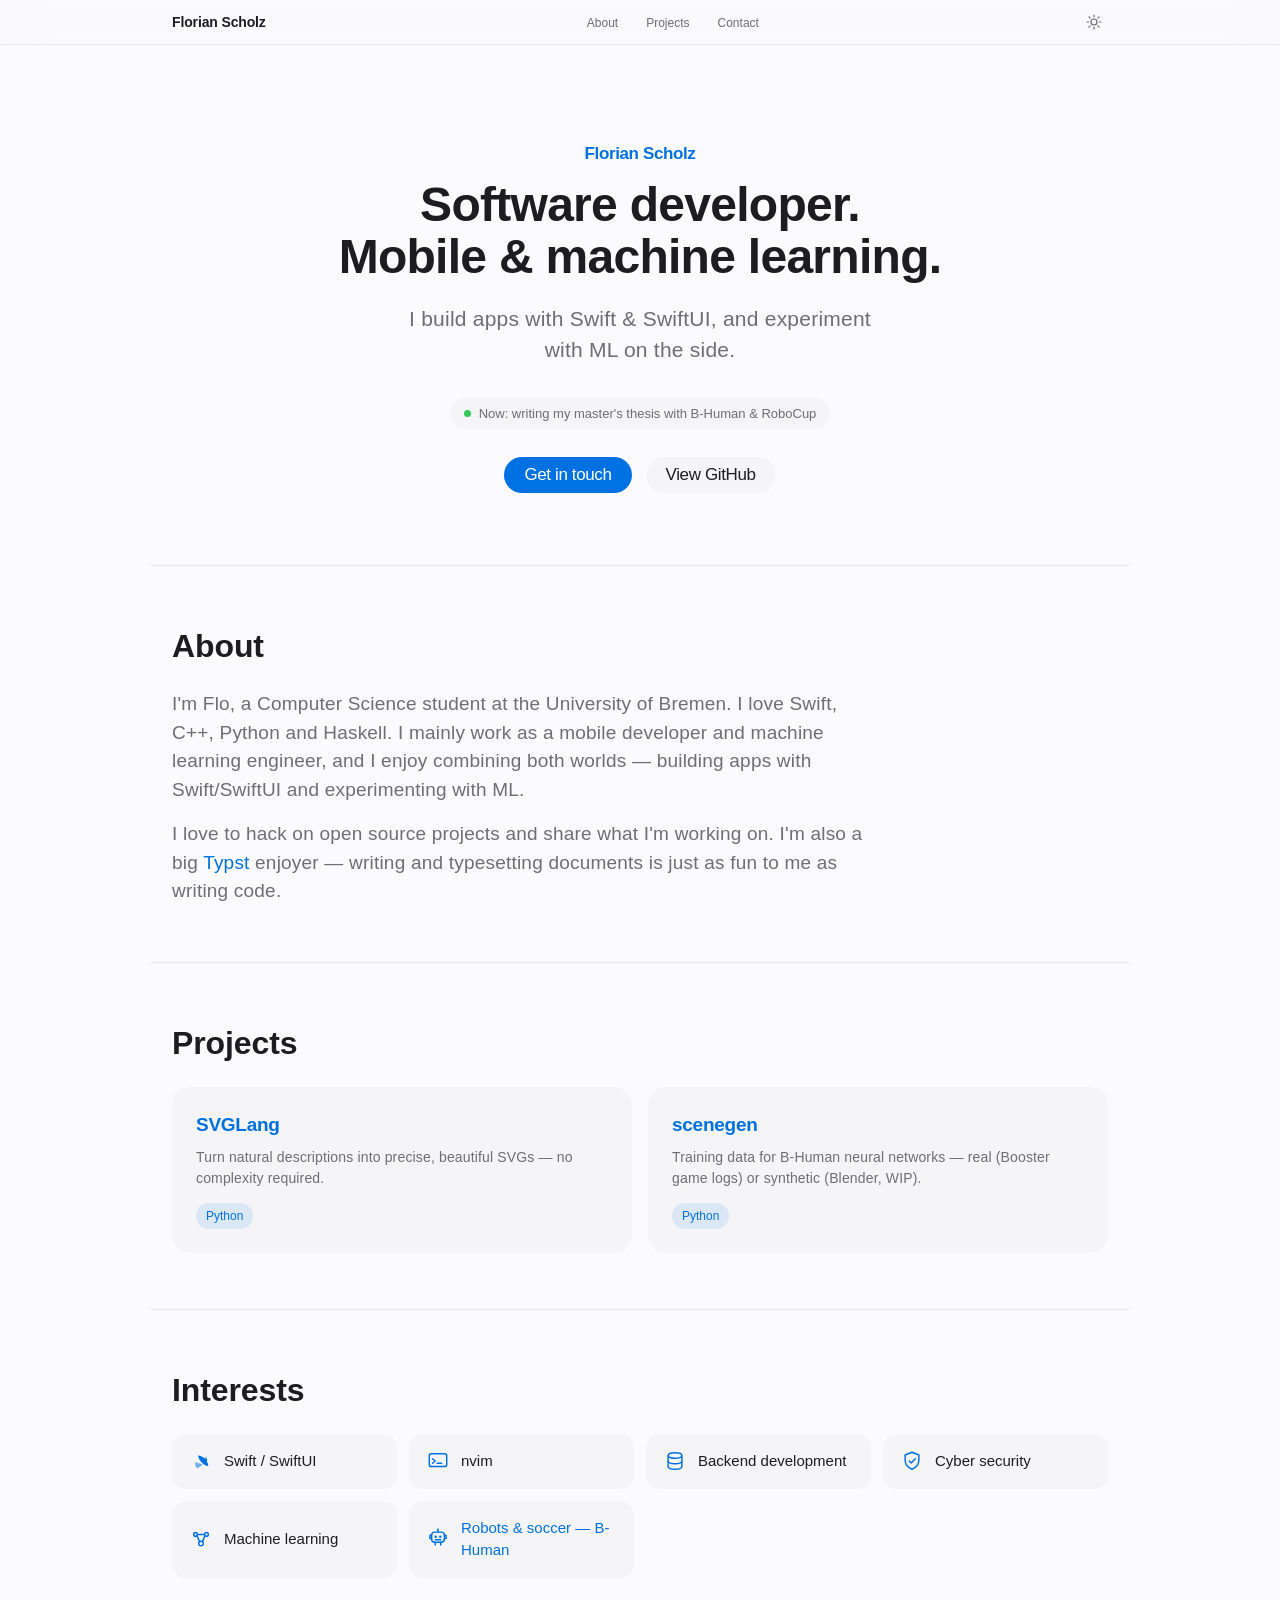
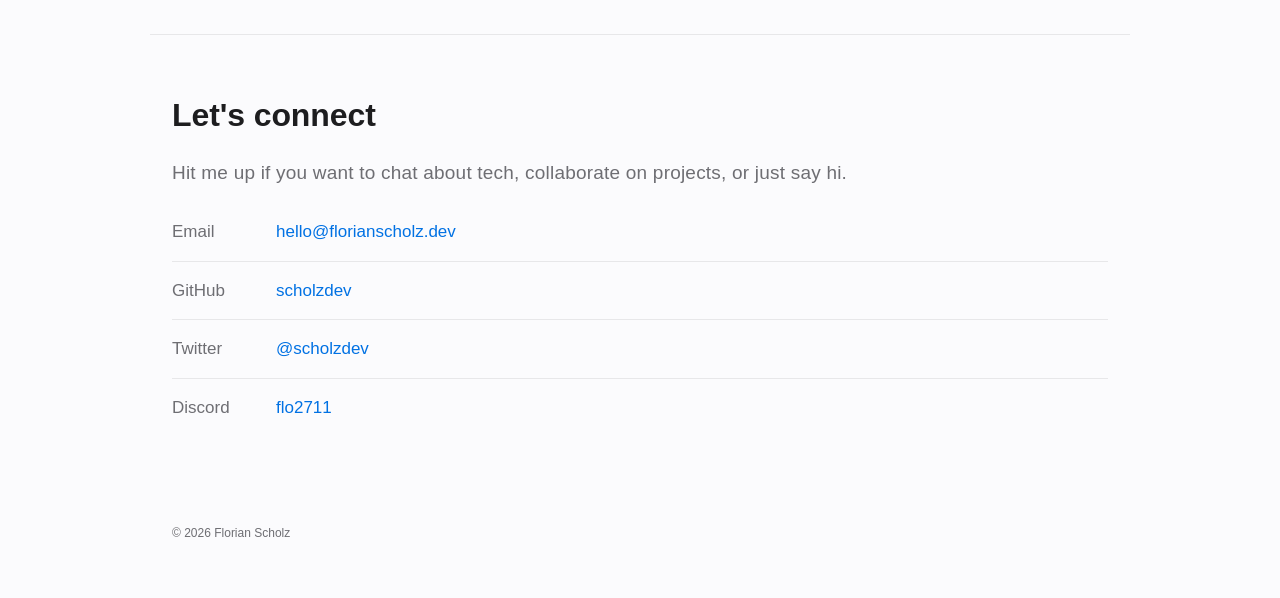
<file: index.html>
<!DOCTYPE html>
<html lang="en">
<head>
    <meta charset="UTF-8">
    <meta name="viewport" content="width=device-width, initial-scale=1">
    <title>Florian Scholz</title>
    <meta name="description" content="Florian Scholz — software developer from Germany. Swift, C++, Python, Haskell, mobile & machine learning.">
    <link rel="icon" href="data:image/svg+xml,%3Csvg xmlns='http://www.w3.org/2000/svg' viewBox='0 0 100 100'%3E%3Crect width='100' height='100' rx='22' fill='%230071e3'/%3E%3Ctext x='50' y='68' font-family='-apple-system,Helvetica,Arial,sans-serif' font-size='52' font-weight='600' fill='white' text-anchor='middle'%3EFS%3C/text%3E%3C/svg%3E">

    <meta property="og:type" content="website">
    <meta property="og:site_name" content="Florian Scholz">
    <meta property="og:title" content="Florian Scholz — Software Developer">
    <meta property="og:description" content="Software developer from Germany. Swift, C++, Python, Haskell, mobile development & machine learning.">
    <meta property="og:url" content="https://florianscholz.dev">
    <meta property="og:image" content="https://florianscholz.dev/og-image.png">
    <meta property="og:image:width" content="1200">
    <meta property="og:image:height" content="1200">
    <meta name="twitter:card" content="summary">
    <meta name="twitter:title" content="Florian Scholz — Software Developer">
    <meta name="twitter:description" content="Software developer from Germany. Swift, C++, Python, Haskell, mobile development & machine learning.">
    <meta name="twitter:image" content="https://florianscholz.dev/og-image.png">
    <meta name="twitter:site" content="@scholzdev">

    <link rel="stylesheet" href="./main.css">
    <script>
        (function () {
            const saved = localStorage.getItem('theme');
            if (saved) document.documentElement.setAttribute('data-theme', saved);
        })();
    </script>
</head>
<body>

    <div class="scroll-progress" id="scroll-progress"></div>

    <nav class="navbar">
        <div class="navbar-inner">
            <a class="navbar-brand" href="#top">Florian Scholz</a>
            <ul class="navbar-links">
                <li><a href="#about">About</a></li>
                <li><a href="#projects">Projects</a></li>
                <li><a href="#connect">Contact</a></li>
            </ul>
            <button class="theme-toggle" id="theme-toggle" aria-label="Toggle dark mode" title="Toggle dark mode">
                <svg class="icon-sun" viewBox="0 0 24 24" width="16" height="16"><circle cx="12" cy="12" r="4.5" fill="none" stroke="currentColor" stroke-width="1.8"/><g stroke="currentColor" stroke-width="1.8" stroke-linecap="round"><line x1="12" y1="1.5" x2="12" y2="4"/><line x1="12" y1="20" x2="12" y2="22.5"/><line x1="1.5" y1="12" x2="4" y2="12"/><line x1="20" y1="12" x2="22.5" y2="12"/><line x1="4.4" y1="4.4" x2="6.1" y2="6.1"/><line x1="17.9" y1="17.9" x2="19.6" y2="19.6"/><line x1="4.4" y1="19.6" x2="6.1" y2="17.9"/><line x1="17.9" y1="6.1" x2="19.6" y2="4.4"/></g></svg>
                <svg class="icon-moon" viewBox="0 0 24 24" width="16" height="16"><path fill="currentColor" d="M20.4 14.7A8.6 8.6 0 0 1 9.3 3.6a.5.5 0 0 0-.6-.7A10 10 0 1 0 21.1 15.3a.5.5 0 0 0-.7-.6z"/></svg>
            </button>
        </div>
    </nav>

    <header class="hero" id="top">
        <p class="eyebrow">Florian Scholz</p>
        <h1>Software developer.<br>Mobile &amp; machine learning.</h1>
        <p class="hero-sub">I build apps with Swift &amp; SwiftUI, and experiment with ML on the side.</p>
        <p class="now-badge"><span class="now-dot"></span>Now: writing my master's thesis with B-Human &amp; RoboCup</p>
        <div class="hero-actions">
            <a class="button" href="#connect">Get in touch</a>
            <a class="button button-secondary" href="https://github.com/scholzdev" target="_blank" rel="noopener">View GitHub</a>
        </div>
    </header>

    <main>
        <section class="section fade-in" id="about">
            <h2>About</h2>
            <p>I'm Flo, a Computer Science student at the University of Bremen. I love Swift, C++, Python and Haskell. I mainly work as a mobile developer and machine learning engineer, and I enjoy combining both worlds &mdash; building apps with Swift/SwiftUI and experimenting with ML.</p>
            <p>I love to hack on open source projects and share what I'm working on. I'm also a big <a href="https://typst.app" target="_blank" rel="noopener">Typst</a> enjoyer &mdash; writing and typesetting documents is just as fun to me as writing code.</p>
        </section>

        <section class="section fade-in" id="projects">
            <h2>Projects</h2>
            <div class="project-grid">
                <a class="project-card" href="https://github.com/SVGLang/svglang" target="_blank" rel="noopener">
                    <h3>SVGLang</h3>
                    <p>Turn natural descriptions into precise, beautiful SVGs &mdash; no complexity required.</p>
                    <span class="project-tag">Python</span>
                </a>
                <a class="project-card" href="https://github.com/scholzdev/scenegen" target="_blank" rel="noopener">
                    <h3>scenegen</h3>
                    <p>Training data for B-Human neural networks &mdash; real (Booster game logs) or synthetic (Blender, WIP).</p>
                    <span class="project-tag">Python</span>
                </a>
            </div>
        </section>

        <section class="section fade-in">
            <h2>Interests</h2>
            <div class="skill-grid">
                <div class="skill-card">
                    <svg viewBox="0 0 24 24" width="22" height="22"><path fill="currentColor" d="M17.3 7.5c1.3 1.6 1.7 3.7 1.1 5.4 1.1 1.4 1.7 3 1.4 4.5-1.9-.1-4.3-1.3-6.2-3-2.6-2.5-4.4-5.7-4.9-8.5 2.6.3 5.9 1.5 8.6 3.9l-.6-2.3z"/><path fill="currentColor" d="M6.3 12.8c-1.1 2.4-.6 5.3 1.3 7.1 2.4-.7 4.7-2.3 6.2-4.5-2.9-.2-5.8-1.2-7.5-2.6z" opacity=".55"/></svg>
                    <span>Swift / SwiftUI</span>
                </div>
                <div class="skill-card">
                    <svg viewBox="0 0 24 24" width="22" height="22"><rect x="2.5" y="4" width="19" height="14" rx="2" fill="none" stroke="currentColor" stroke-width="1.6"/><path d="M6 9.5 9 12l-3 2.5" fill="none" stroke="currentColor" stroke-width="1.6" stroke-linecap="round" stroke-linejoin="round"/><line x1="11" y1="14.5" x2="16" y2="14.5" stroke="currentColor" stroke-width="1.6" stroke-linecap="round"/></svg>
                    <span>nvim</span>
                </div>
                <div class="skill-card">
                    <svg viewBox="0 0 24 24" width="22" height="22"><ellipse cx="12" cy="6" rx="7.5" ry="3" fill="none" stroke="currentColor" stroke-width="1.6"/><path d="M4.5 6v6c0 1.66 3.36 3 7.5 3s7.5-1.34 7.5-3V6" fill="none" stroke="currentColor" stroke-width="1.6"/><path d="M4.5 12v6c0 1.66 3.36 3 7.5 3s7.5-1.34 7.5-3v-6" fill="none" stroke="currentColor" stroke-width="1.6"/></svg>
                    <span>Backend development</span>
                </div>
                <div class="skill-card">
                    <svg viewBox="0 0 24 24" width="22" height="22"><path d="M12 2.5 4.5 5.5v5c0 5 3.2 8.6 7.5 10.5 4.3-1.9 7.5-5.5 7.5-10.5v-5L12 2.5z" fill="none" stroke="currentColor" stroke-width="1.6" stroke-linejoin="round"/><path d="M9 12l2.2 2.2L15.5 9.5" fill="none" stroke="currentColor" stroke-width="1.6" stroke-linecap="round" stroke-linejoin="round"/></svg>
                    <span>Cyber security</span>
                </div>
                <div class="skill-card">
                    <svg viewBox="0 0 24 24" width="22" height="22"><circle cx="6" cy="7" r="2" fill="none" stroke="currentColor" stroke-width="1.6"/><circle cx="18" cy="7" r="2" fill="none" stroke="currentColor" stroke-width="1.6"/><circle cx="12" cy="17" r="2.5" fill="none" stroke="currentColor" stroke-width="1.6"/><path d="M7.6 8.3 10.5 15M16.4 8.3 13.5 15M8 7h8" fill="none" stroke="currentColor" stroke-width="1.6"/></svg>
                    <span>Machine learning</span>
                </div>
                <a class="skill-card skill-card-link" href="https://github.com/scholzdev/BHumanCodeRelease" target="_blank" rel="noopener" title="B-Human — 13x RoboCup world champions">
                    <svg viewBox="0 0 24 24" width="22" height="22"><line x1="12" y1="2.2" x2="12" y2="4.5" stroke="currentColor" stroke-width="1.6" stroke-linecap="round"/><circle cx="12" cy="1.6" r="1" fill="currentColor"/><rect x="5" y="4.5" width="14" height="11" rx="3.5" fill="none" stroke="currentColor" stroke-width="1.6"/><circle cx="9.5" cy="9.5" r="1.3" fill="currentColor"/><circle cx="14.5" cy="9.5" r="1.3" fill="currentColor"/><path d="M9 12.8h6" stroke="currentColor" stroke-width="1.6" stroke-linecap="round"/><path d="M5 8H3.2v3.5H5M19 8h1.8v3.5H19" fill="none" stroke="currentColor" stroke-width="1.6" stroke-linecap="round" stroke-linejoin="round"/><path d="M9 15.5v3M15 15.5v3" stroke="currentColor" stroke-width="1.6" stroke-linecap="round"/></svg>
                    <span>Robots &amp; soccer &mdash; B-Human</span>
                </a>
            </div>
        </section>

        <section class="section fade-in" id="connect">
            <h2>Let's connect</h2>
            <p>Hit me up if you want to chat about tech, collaborate on projects, or just say hi.</p>
            <ul class="contact-list">
                <li>
                    <span class="contact-label">Email</span>
                    <a href="mailto:hello@florianscholz.dev">hello@florianscholz.dev</a>
                </li>
                <li>
                    <span class="contact-label">GitHub</span>
                    <a href="https://github.com/scholzdev" target="_blank" rel="noopener">scholzdev</a>
                </li>
                <li>
                    <span class="contact-label">Twitter</span>
                    <a href="https://x.com/scholzdev" target="_blank" rel="noopener">@scholzdev</a>
                </li>
                <li>
                    <span class="contact-label">Discord</span>
                    <a href="https://discord.com/users/flo2711" target="_blank" rel="noopener">flo2711</a>
                </li>
            </ul>
        </section>
    </main>

    <footer>
        &copy; 2026 Florian Scholz
    </footer>

    <script>
        const themeToggle = document.getElementById('theme-toggle');
        const applyTheme = (theme) => {
            document.documentElement.setAttribute('data-theme', theme);
        };
        const savedTheme = localStorage.getItem('theme');
        if (savedTheme) applyTheme(savedTheme);
        themeToggle.addEventListener('click', () => {
            const current = document.documentElement.getAttribute('data-theme')
                || (window.matchMedia('(prefers-color-scheme: dark)').matches ? 'dark' : 'light');
            const next = current === 'dark' ? 'light' : 'dark';
            applyTheme(next);
            localStorage.setItem('theme', next);
        });

        const progressBar = document.getElementById('scroll-progress');
        const updateProgress = () => {
            const scrollTop = window.scrollY;
            const docHeight = document.documentElement.scrollHeight - window.innerHeight;
            const pct = docHeight > 0 ? (scrollTop / docHeight) * 100 : 0;
            progressBar.style.width = pct + '%';
        };
        window.addEventListener('scroll', updateProgress, { passive: true });
        window.addEventListener('resize', updateProgress);
        updateProgress();

        if (!window.matchMedia('(prefers-reduced-motion: reduce)').matches) {
            const observer = new IntersectionObserver((entries) => {
                entries.forEach((entry) => {
                    if (entry.isIntersecting) {
                        entry.target.classList.add('visible');
                        observer.unobserve(entry.target);
                    }
                });
            }, { threshold: 0.15 });
            document.querySelectorAll('.fade-in').forEach((el) => observer.observe(el));
        } else {
            document.querySelectorAll('.fade-in').forEach((el) => el.classList.add('visible'));
        }
    </script>
</body>
</html>
</file>
<file: main.css>
* {
  margin: 0;
  padding: 0;
  box-sizing: border-box;
}

:root {
  --bg: #fbfbfd;
  --bg-alt: #f5f5f7;
  --text: #1d1d1f;
  --text-secondary: #6e6e73;
  --accent: #0071e3;
  --accent-hover: #0077ed;
  --accent-active: #006edb;
  --divider: rgba(0, 0, 0, 0.08);
  --font: "SF Pro Text", "SF Pro Icons", -apple-system, BlinkMacSystemFont,
    "Helvetica Neue", "Helvetica", "Arial", sans-serif;
}

body {
  background: var(--bg);
  color: var(--text);
  font-family: var(--font);
  font-weight: 400;
  line-height: 1.5;
  -webkit-font-smoothing: antialiased;
}

.scroll-progress {
  position: fixed;
  top: 0;
  left: 0;
  height: 2px;
  width: 0%;
  background: var(--accent);
  z-index: 200;
  transition: width 0.1s linear;
}

.navbar {
  position: sticky;
  top: 0;
  z-index: 100;
  background: rgba(251, 251, 253, 0.8);
  backdrop-filter: saturate(180%) blur(20px);
  -webkit-backdrop-filter: saturate(180%) blur(20px);
  border-bottom: 1px solid var(--divider);
}

.navbar-inner {
  max-width: 980px;
  margin: 0 auto;
  padding: 0 22px;
  height: 44px;
  display: flex;
  align-items: center;
  justify-content: space-between;
}

.navbar-brand {
  font-size: 14px;
  font-weight: 600;
  color: var(--text);
  text-decoration: none;
  letter-spacing: -0.01em;
}

.navbar-links {
  list-style: none;
  display: flex;
  gap: 28px;
}

.navbar-links a {
  font-size: 12px;
  font-weight: 400;
  color: var(--text-secondary);
  text-decoration: none;
  transition: color 0.2s ease;
}

.navbar-links a:hover {
  color: var(--text);
}

.theme-toggle {
  display: flex;
  align-items: center;
  justify-content: center;
  width: 28px;
  height: 28px;
  border: none;
  border-radius: 50%;
  background: transparent;
  color: var(--text-secondary);
  cursor: pointer;
  transition: background 0.2s ease, color 0.2s ease;
}

.theme-toggle:hover {
  background: var(--bg-alt);
  color: var(--text);
}

.theme-toggle .icon-moon {
  display: none;
}

:root[data-theme="dark"] .theme-toggle .icon-sun {
  display: none;
}

:root[data-theme="dark"] .theme-toggle .icon-moon {
  display: block;
}

@media (prefers-color-scheme: dark) {
  :root:not([data-theme="light"]) .theme-toggle .icon-sun {
    display: none;
  }

  :root:not([data-theme="light"]) .theme-toggle .icon-moon {
    display: block;
  }
}

.hero,
.section {
  max-width: 980px;
  margin: 0 auto;
  padding: 0 22px;
}

.hero {
  padding-top: 96px;
  padding-bottom: 72px;
  text-align: center;
}

.eyebrow {
  font-size: 17px;
  font-weight: 600;
  letter-spacing: -0.022em;
  color: var(--accent);
  margin-bottom: 12px;
}

.hero h1 {
  font-size: 48px;
  font-weight: 600;
  letter-spacing: -0.015em;
  line-height: 1.08349;
  margin-bottom: 20px;
}

.hero-sub {
  font-size: 21px;
  font-weight: 400;
  letter-spacing: 0.011em;
  color: var(--text-secondary);
  max-width: 42ch;
  margin: 0 auto 32px;
}

.now-badge {
  display: inline-flex;
  align-items: center;
  gap: 8px;
  font-size: 13px;
  font-weight: 500;
  color: var(--text-secondary);
  background: var(--bg-alt);
  padding: 6px 14px;
  border-radius: 980px;
  margin-bottom: 28px;
}

.now-dot {
  width: 7px;
  height: 7px;
  border-radius: 50%;
  background: #34c759;
  flex-shrink: 0;
}

.hero-actions {
  display: flex;
  gap: 14px;
  justify-content: center;
  flex-wrap: wrap;
}

.button {
  cursor: pointer;
  display: inline-block;
  text-align: center;
  white-space: nowrap;
  font-size: 17px;
  line-height: 1.17648;
  font-weight: 400;
  letter-spacing: -0.022em;
  font-family: var(--font);
  min-width: 28px;
  padding: 8px 20px;
  border-radius: 18px;
  background: var(--accent);
  color: #fff;
  text-decoration: none;
  transition: background 0.2s ease;
}

.button:hover {
  background: var(--accent-hover);
}

.button:active {
  background: var(--accent-active);
}

.button-secondary {
  background: var(--bg-alt);
  color: var(--text);
}

.button-secondary:hover {
  background: #e8e8ed;
}

.button-secondary:active {
  background: #dedee3;
}

.section {
  padding: 56px 22px;
  border-top: 1px solid var(--divider);
}

.section h2 {
  font-size: 32px;
  font-weight: 600;
  letter-spacing: -0.003em;
  margin-bottom: 20px;
}

.section p {
  font-size: 19px;
  font-weight: 400;
  letter-spacing: 0.011em;
  color: var(--text-secondary);
  max-width: 66ch;
  margin-bottom: 16px;
}

.section p:last-child {
  margin-bottom: 0;
}

.section a {
  color: var(--accent);
  text-decoration: none;
}

.section a:hover {
  text-decoration: underline;
}

.project-grid {
  display: grid;
  grid-template-columns: repeat(auto-fit, minmax(240px, 1fr));
  gap: 16px;
}

.project-card {
  display: block;
  padding: 24px;
  background: var(--bg-alt);
  border-radius: 18px;
  text-decoration: none;
  color: var(--text);
  opacity: 0;
  transform: translateY(14px);
  transition: transform 0.2s ease, box-shadow 0.2s ease, opacity 0.5s ease;
}

.section.visible .project-card {
  opacity: 1;
  transform: translateY(0);
}

.project-card:nth-child(1) { transition-delay: 0s, 0s, 0s; }
.project-card:nth-child(2) { transition-delay: 0s, 0s, 0.08s; }
.project-card:nth-child(3) { transition-delay: 0s, 0s, 0.16s; }

.project-card:hover {
  transform: translateY(-4px);
  box-shadow: 0 12px 24px rgba(0, 0, 0, 0.08);
}

.project-card h3 {
  font-size: 19px;
  font-weight: 600;
  letter-spacing: -0.014em;
  margin-bottom: 8px;
}

.project-card p {
  font-size: 14px;
  color: var(--text-secondary);
  margin-bottom: 14px;
  max-width: none;
}

.project-tag {
  display: inline-block;
  font-size: 12px;
  font-weight: 500;
  color: var(--accent);
  background: rgba(0, 113, 227, 0.1);
  padding: 4px 10px;
  border-radius: 980px;
}

.skill-grid {
  display: grid;
  grid-template-columns: repeat(auto-fit, minmax(180px, 1fr));
  gap: 12px;
}

.skill-card {
  display: flex;
  align-items: center;
  gap: 12px;
  padding: 16px 18px;
  background: var(--bg-alt);
  border-radius: 14px;
  font-size: 15px;
  font-weight: 500;
  color: var(--text);
  text-decoration: none;
  opacity: 0;
  transform: translateY(14px);
  transition: transform 0.2s ease, box-shadow 0.2s ease,
    opacity 0.5s ease, background 0.2s ease;
}

.section.visible .skill-card {
  opacity: 1;
  transform: translateY(0);
}

.skill-card:nth-child(1) { transition-delay: 0s, 0s, 0s, 0s; }
.skill-card:nth-child(2) { transition-delay: 0s, 0s, 0.06s, 0s; }
.skill-card:nth-child(3) { transition-delay: 0s, 0s, 0.12s, 0s; }
.skill-card:nth-child(4) { transition-delay: 0s, 0s, 0.18s, 0s; }
.skill-card:nth-child(5) { transition-delay: 0s, 0s, 0.24s, 0s; }
.skill-card:nth-child(6) { transition-delay: 0s, 0s, 0.3s, 0s; }

.skill-card:hover {
  transform: translateY(-3px);
  box-shadow: 0 8px 18px rgba(0, 0, 0, 0.08);
}

.skill-card svg {
  flex-shrink: 0;
  color: var(--accent);
  transition: transform 0.2s ease;
}

.skill-card:hover svg {
  transform: scale(1.12);
}

.contact-list {
  list-style: none;
  display: flex;
  flex-direction: column;
  gap: 0;
}

.contact-list li {
  display: flex;
  align-items: baseline;
  gap: 16px;
  padding: 16px 0;
  border-bottom: 1px solid var(--divider);
  font-size: 17px;
}

.contact-list li:last-child {
  border-bottom: none;
}

.contact-label {
  min-width: 88px;
  color: var(--text-secondary);
  font-weight: 500;
}

.contact-list a {
  color: var(--accent);
  text-decoration: none;
  font-weight: 400;
}

.contact-list a:hover {
  text-decoration: underline;
}

footer {
  max-width: 980px;
  margin: 0 auto;
  padding: 32px 22px 56px;
  color: var(--text-secondary);
  font-size: 12px;
}

html {
  scroll-behavior: smooth;
}

.fade-in {
  opacity: 0;
  transform: translateY(24px);
  transition: opacity 0.6s ease, transform 0.6s ease;
}

.fade-in.visible {
  opacity: 1;
  transform: translateY(0);
}

/* Dark mode: OS preference by default, data-theme attribute overrides either way */
@media (prefers-color-scheme: dark) {
  :root {
    --bg: #000000;
    --bg-alt: #1d1d1f;
    --text: #f5f5f7;
    --text-secondary: #86868b;
    --divider: rgba(255, 255, 255, 0.12);
  }
}

:root[data-theme="dark"] {
  --bg: #000000;
  --bg-alt: #1d1d1f;
  --text: #f5f5f7;
  --text-secondary: #86868b;
  --divider: rgba(255, 255, 255, 0.12);
}

:root[data-theme="light"] {
  --bg: #fbfbfd;
  --bg-alt: #f5f5f7;
  --text: #1d1d1f;
  --text-secondary: #6e6e73;
  --divider: rgba(0, 0, 0, 0.08);
}

@media (prefers-color-scheme: dark) {
  :root:not([data-theme="light"]) .button-secondary:hover {
    background: #2d2d2f;
  }

  :root:not([data-theme="light"]) .button-secondary:active {
    background: #3a3a3c;
  }

  :root:not([data-theme="light"]) .navbar {
    background: rgba(0, 0, 0, 0.8);
  }
}

:root[data-theme="dark"] .button-secondary:hover {
  background: #2d2d2f;
}

:root[data-theme="dark"] .button-secondary:active {
  background: #3a3a3c;
}

:root[data-theme="dark"] .navbar {
  background: rgba(0, 0, 0, 0.8);
}

/* Responsive */
@media (max-width: 734px) {
  .hero {
    padding-top: 64px;
    padding-bottom: 48px;
  }

  .hero h1 {
    font-size: 34px;
  }

  .hero-sub {
    font-size: 17px;
  }

  .section h2 {
    font-size: 26px;
  }

  .section p {
    font-size: 17px;
  }
}

@media (prefers-reduced-motion: reduce) {
  * {
    transition-duration: 0.01ms !important;
  }
}
</file>
